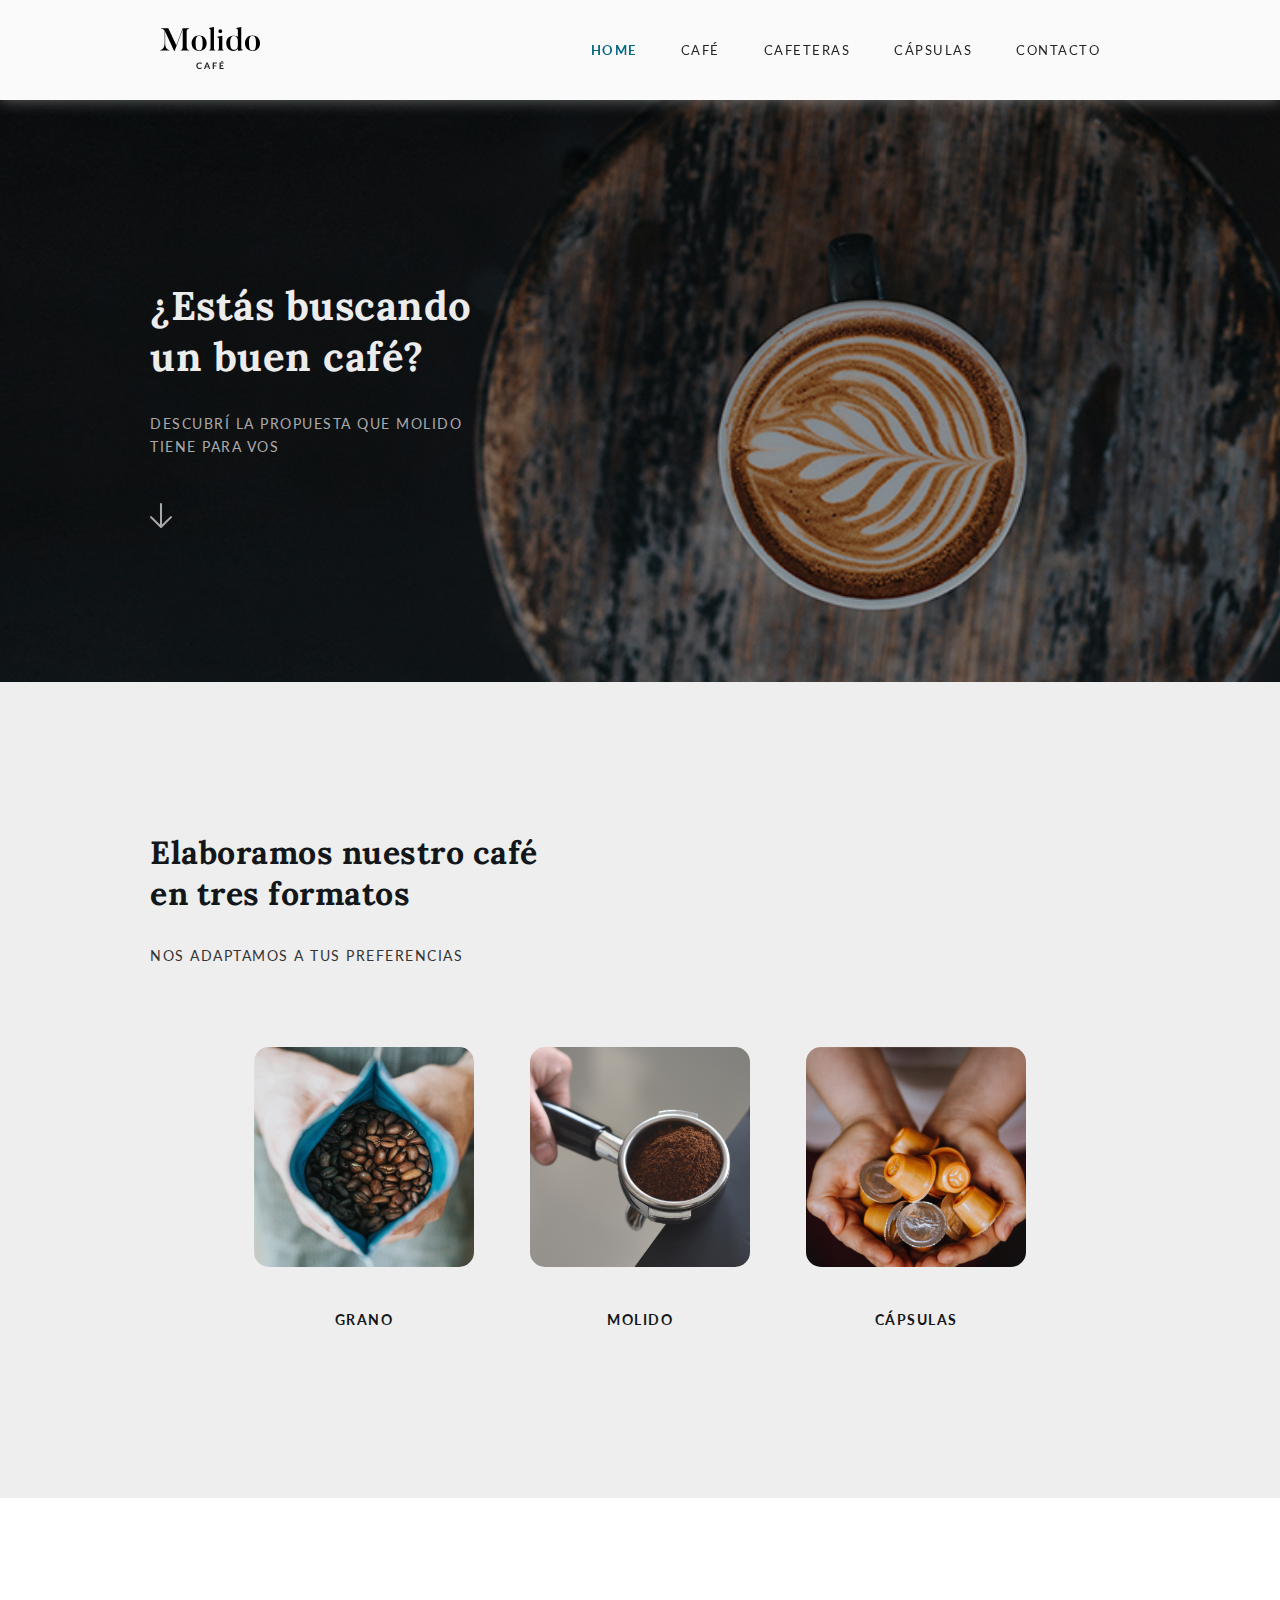
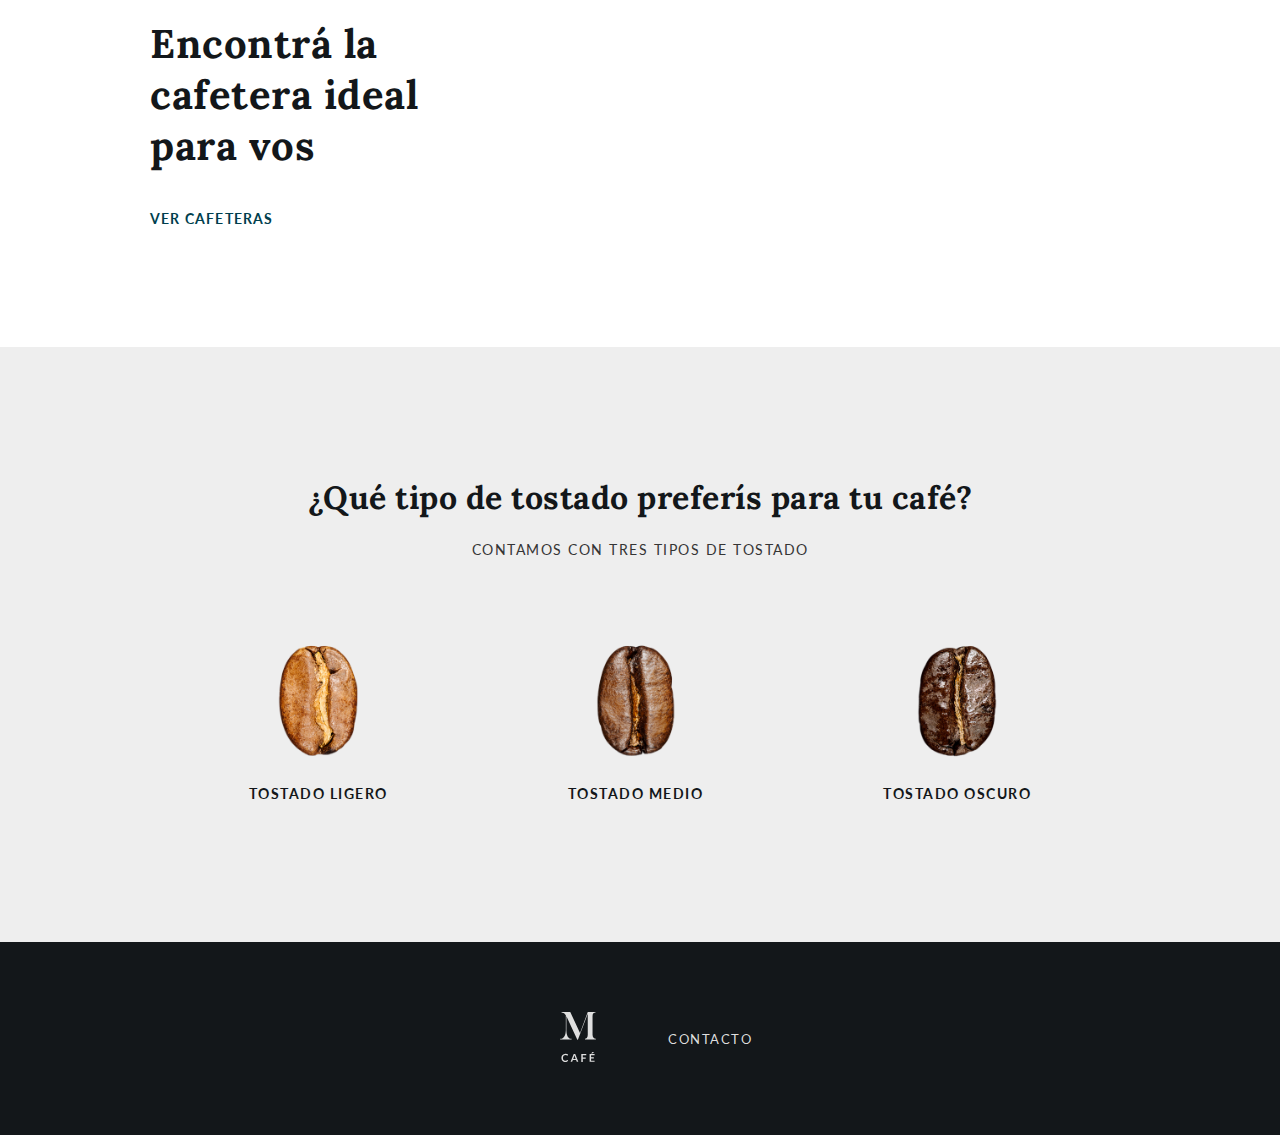
<file: index.html>
<!DOCTYPE html>
<html lang="en">
    
<head>

    <meta charset="UTF-8">
    <meta http-equiv="X-UA-Compatible" content="IE=edge">
    <meta name="viewport" content="width=device-width, initial-scale=1.0">
    <title> Molido Café - Reberendo </title>

    <link rel="preconnect" href="https://fonts.googleapis.com">
    <link rel="preconnect" href="https://fonts.gstatic.com" crossorigin>
    <link href="https://fonts.googleapis.com/css2?family=Lato:ital,wght@0,100;0,300;0,400;0,700;0,900;1,100;1,300;1,400;1,700;1,900&display=swap" rel="stylesheet">
    <link href="https://fonts.googleapis.com/css2?family=Lora:ital,wght@0,400;0,500;0,600;0,700;1,400;1,500;1,600;1,700&display=swap" rel="stylesheet">
    
    <link rel="stylesheet" href="https://use.fontawesome.com/releases/v5.8.1/css/all.css" integrity="sha384-50oBUHEmvpQ+1lW4y57PTFmhCaXp0ML5d60M1M7uH2+nqUivzIebhndOJK28anvf" crossorigin="anonymous">

    <link rel="stylesheet" href="./CSS/estilo.css">

</head>


<body>

    <header>

        <!-- Menú de navegación -->
        <nav>
            <div>
                <a href="index.html"> <img class="logo" src="./Imágenes/logo.svg"> </a>
            </div>

            <input type="checkbox" id="check">
            <label for="check" class="bar-btn">
                <i class="fas fa-bars"></i>
            </label>

            <ul class="nav-menu"> 
                <li> <a class="active" href="index.html"> HOME </a> </li>
                <li> <a href="Páginas/cafe.html"> CAFÉ </a> </li>
                <li> <a href="Páginas/cafeteras.html"> CAFETERAS </a> </li>
                <li> <a href="Páginas/capsulas.html"> CÁPSULAS </a> </li>
                <li> <a href="Páginas/contacto.html"> CONTACTO </a> </li>
            </ul>
        </nav>

    </header>


    <main>

        <!-- Sección 1 -->
        <section class="section_1"> <!-- TÍTULO -->
            <h1> ¿Estás buscando<br> un buen café? </h1>
            <p> Descubrí la propuesta que molido<br> tiene para vos </p>
            <a href="#bajar"><img src="Imágenes/flecha inicio gris.svg" height="25px"></a>
        </section>


        <!-- Sección 2 -->
        <section id=bajar class="section_2"> <!-- CAFÉS -->
            <h2> Elaboramos nuestro café<br> en tres formatos </h2>
            <p> Nos adaptamos a tus preferencias </p>

            <div class="formatos">
                <div>
                    <img class="tamaño" src="Imágenes/cafe en grano inicio.jpg">
                    <h4> GRANO </h4>
                </div>

                <div>
                    <img class="tamaño" src="Imágenes/cafe molido inicio.jpg">
                    <h4> MOLIDO </h4>
                </div>

                <div>
                    <img class="tamaño" src="Imágenes/cafe en cápsula inicio.jpg">
                    <h4> CÁPSULAS </h4>
                </div>
            </div> 
        </section>


        <!-- Sección 3 -->
        <section class="section_3"> <!-- CAFETERA -->
            <h2> Encontrá la cafetera ideal para vos </h2>
            <a href="Páginas/cafeteras.html"> VER CAFETERAS </a>
        </section>


        <!-- Sección 4 -->
        <section class="section_4"> <!-- TOSTADO DE CAFÉ -->
            
            <h2> ¿Qué tipo de tostado preferís para tu café? </h2>
            <p> Contamos con tres tipos de tostado </p>

            <div class="tostado">
                <div>
                    <img src="Imágenes/tostado ligero.png" height="120px">
                    <h4> TOSTADO LIGERO </h4>
                </div>

                <div>
                    <img src="Imágenes/tostado medio.png" height="120px">
                    <h4> TOSTADO MEDIO </h4>
                </div>

                <div>
                    <img src="Imágenes/tostado oscuro.png" height="120px">
                    <h4> TOSTADO OSCURO </h4>
                </div>
            </div> 
        </section>

    </main>


    <footer>
        <a href="index.html"> <img src="./Imágenes/logo 2 - claro.svg" width="100px" height="50px"> </a>
        <a href="Páginas/contacto.html"> CONTACTO </a>
    </footer>

</body>



</html>
</file>
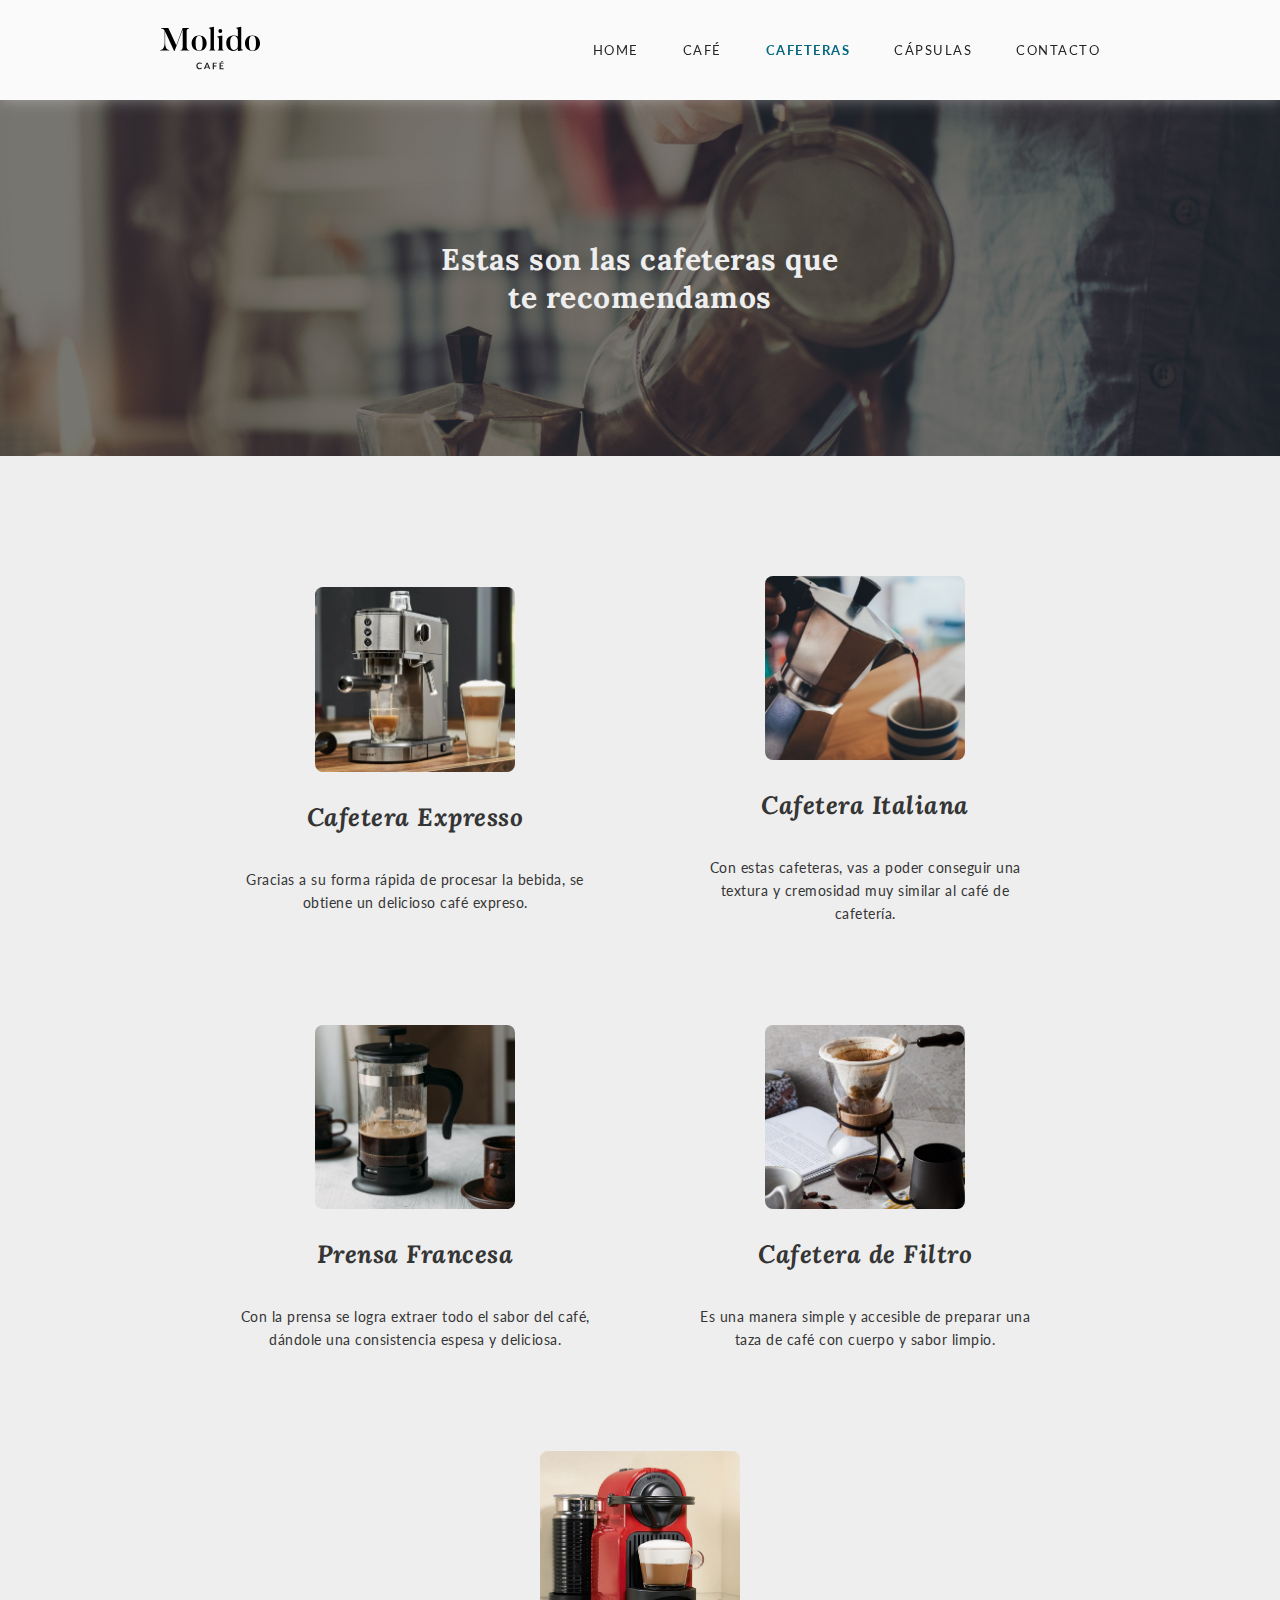
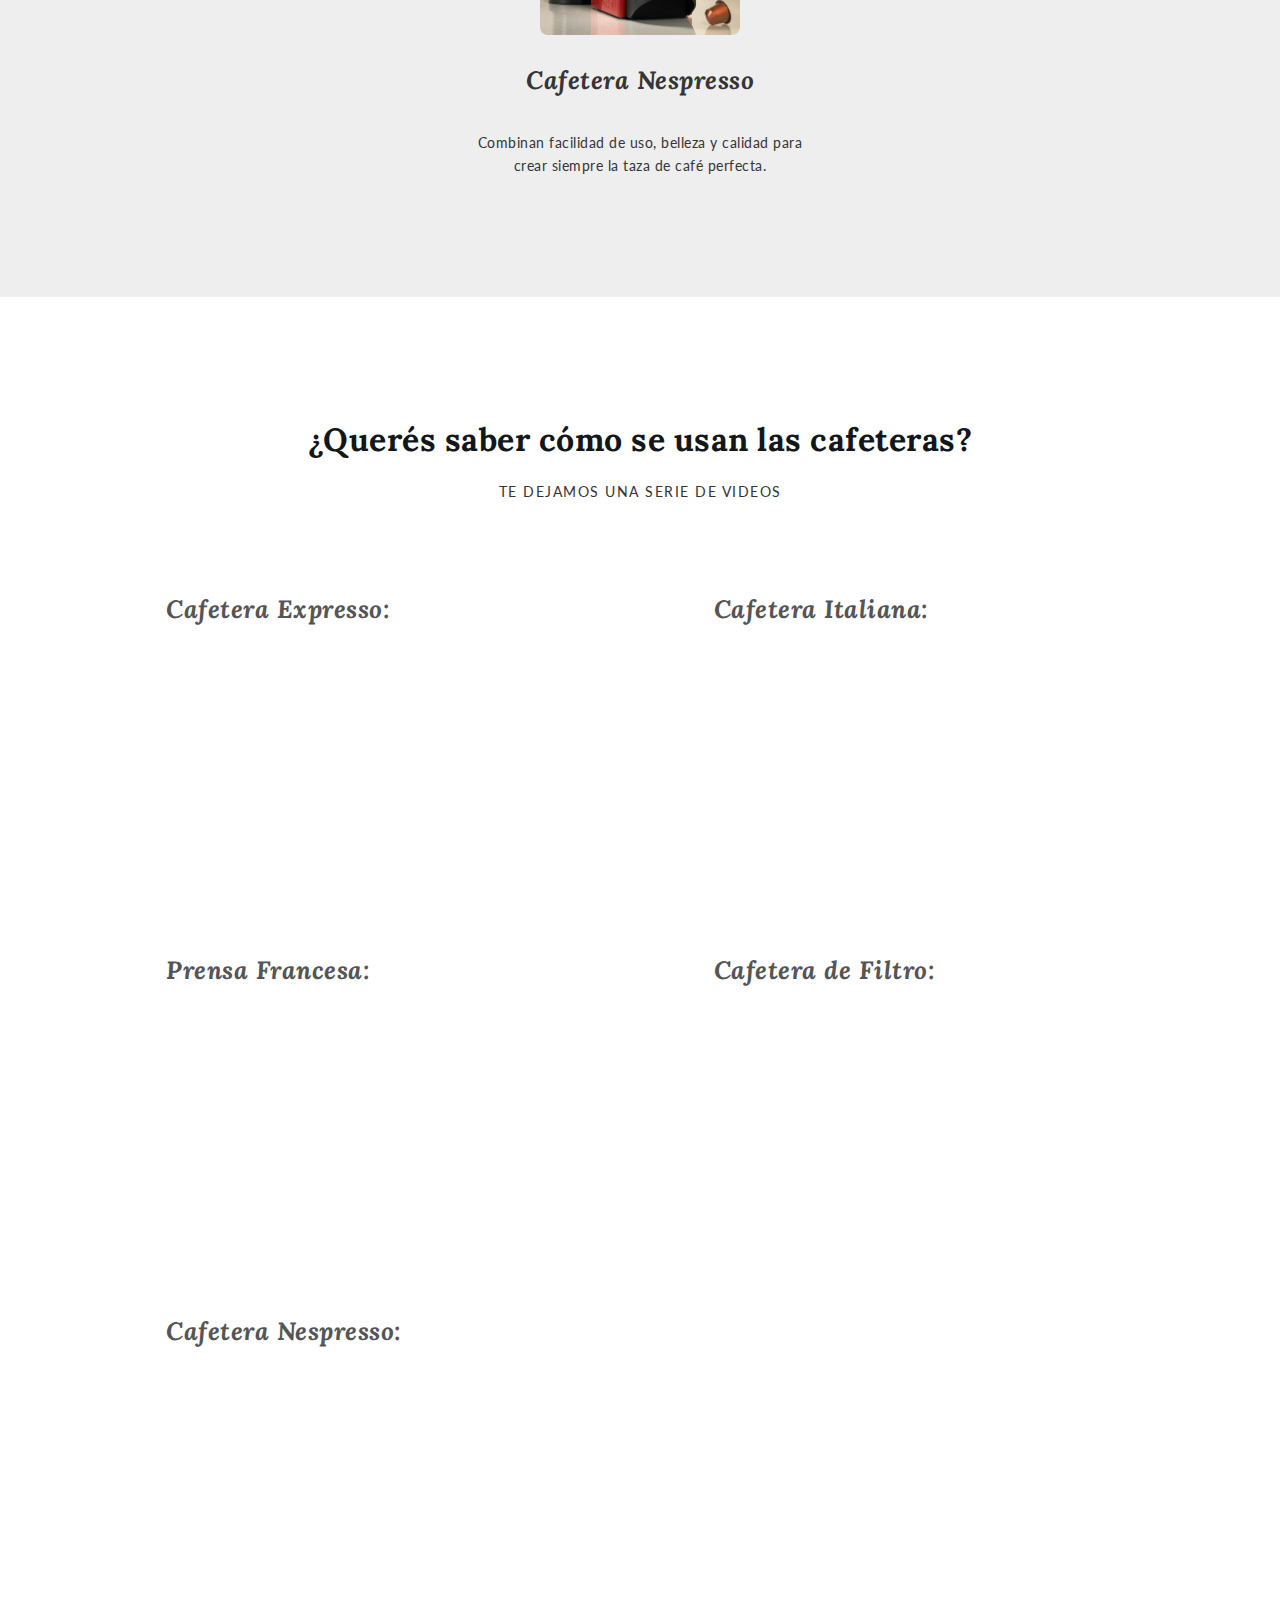
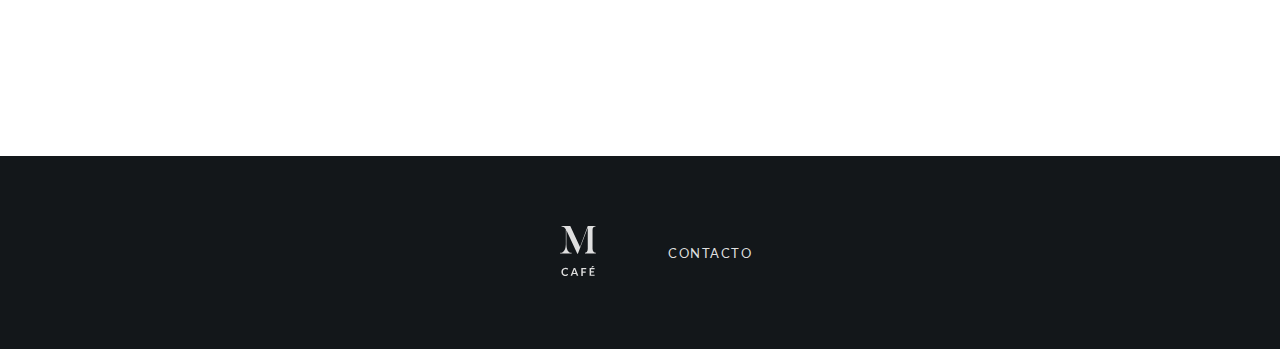
<file: Páginas/cafeteras.html>
<!DOCTYPE html>
<html lang="en">
    
<head>

    <meta charset="UTF-8">
    <meta http-equiv="X-UA-Compatible" content="IE=edge">
    <meta name="viewport" content="width=device-width, initial-scale=1.0">
    <title> Molido Café - Reberendo </title>

    <link rel="preconnect" href="https://fonts.googleapis.com">
    <link rel="preconnect" href="https://fonts.gstatic.com" crossorigin>
    <link href="https://fonts.googleapis.com/css2?family=Lato:ital,wght@0,100;0,300;0,400;0,700;0,900;1,100;1,300;1,400;1,700;1,900&display=swap" rel="stylesheet">
    <link href="https://fonts.googleapis.com/css2?family=Lora:ital,wght@0,400;0,500;0,600;0,700;1,400;1,500;1,600;1,700&display=swap" rel="stylesheet">
    
    <link rel="stylesheet" href="https://use.fontawesome.com/releases/v5.8.1/css/all.css" integrity="sha384-50oBUHEmvpQ+1lW4y57PTFmhCaXp0ML5d60M1M7uH2+nqUivzIebhndOJK28anvf" crossorigin="anonymous">

    <link rel="stylesheet" href="../CSS/estilo.css">

</head>


<body>

    <header>

        <!-- Menú de navegación -->
        <nav>
            <div>
                <a href="../index.html"> <img class="logo" src="../Imágenes/logo.svg" alt="Logo del sitio" width="100px" height="50px"> </a>
            </div>

            <input type="checkbox" id="check">
            <label for="check" class="bar-btn">
                <i class="fas fa-bars"></i>
            </label>

            <ul class="nav-menu"> 
                <li> <a href="../index.html"> HOME </a> </li>
                <li> <a href="cafe.html"> CAFÉ </a> </li>
                <li> <a class="active" href="cafeteras.html"> CAFETERAS </a> </li>
                <li> <a href="capsulas.html"> CÁPSULAS </a> </li>
                <li> <a href="contacto.html"> CONTACTO </a> </li>
            </ul>
        </nav>

    </header>


    <main>

        <!-- Sección cafeteras -->

        <section class="section_cafeteras"> <!-- TÍTULO -->
            <h1 class="titulo_cafeteras"> Estas son las cafeteras que <br> te recomendamos </h1>
        </section>
        
        <!-- Sección fotos cafeteras -->

        <section class="fotos_cafeteras">
            <div class="fotos_flex"> 

                <div> <!-- CAFETERA 1 -->
                    <img src="../Imágenes/sección cafeteras - 1.jpg" alt="Cafetera que hace café expresso" width="200px">
                    <h3> Cafetera Expresso </h3>
                    <p>Gracias a su forma rápida de procesar la bebida, se obtiene un delicioso café expreso.</p>
                </div>

                <div> <!-- CAFETERA 2 -->
                    <img src="../Imágenes/sección cafeteras - 2.jpg" alt="Cafetera estilo italiana sirviendo café" width="200px">
                    <h3> Cafetera Italiana </h3>
                    <p> Con estas cafeteras, vas a poder conseguir una textura y cremosidad muy similar al café de cafetería.</p>
                </div>      
                                        
                <div> <!-- CAFETERA 3 -->
                    <img src="../Imágenes/sección cafeteras - 3.jpg" alt="Prensa francesa" width="200px">
                    <h3> Prensa Francesa </h3>
                    <p>Con la prensa se logra extraer todo el sabor del café, dándole una consistencia espesa y deliciosa.</p>
                </div>

                <div> <!-- CAFETERA 4 -->
                    <img src="../Imágenes/sección cafeteras - 4.jpg" alt="Cafetera de filtro dejando reposar el café" width="200px">
                    <h3> Cafetera de Filtro </h3>
                    <p>Es una manera simple y accesible de preparar una taza de café con cuerpo y sabor limpio.</p>
                </div>

                <div> <!-- CAFETERA 5 -->
                    <img src="../Imágenes/sección cafeteras - 5.jpg" alt="Cafetera Nespresso" width="200px">
                    <h3> Cafetera Nespresso </h3>
                    <p>Combinan facilidad de uso, belleza y calidad para crear siempre la taza de café perfecta.</p>
                </div>

            </div>
        </section>


        <!-- Sección videos cafeteras -->

        <section class="section_videos"> <!-- TÍTULO -->
            <h2> ¿Querés saber cómo se usan las cafeteras? </h2>
            <p> Te dejamos una serie de videos </p>

            <div class="videos">

                <div class="videos-1">
                    <h3> Cafetera Expresso: </h3>
                    <iframe width="400" height="225" src="https://www.youtube.com/embed/fOaqwH5U6ro?controls=0" title="YouTube video player" frameborder="0" allow="accelerometer; autoplay; clipboard-write; encrypted-media; gyroscope; picture-in-picture" allowfullscreen></iframe>
                </div>
    
    
                <div class="videos-2">
                    <h3> Cafetera Italiana: </h3>
                    <iframe width="400" height="225" src="https://www.youtube.com/embed/lmLzuIdZnQU?controls=0" title="YouTube video player" frameborder="0" allow="accelerometer; autoplay; clipboard-write; encrypted-media; gyroscope; picture-in-picture" allowfullscreen></iframe>
                    
                </div>
    
    
                <div class="videos-3">
                    <h3> Prensa Francesa: </h3>
                    <iframe width="400" height="225" src="https://www.youtube.com/embed/J82LB4RGOuA?controls=0" title="YouTube video player" frameborder="0" allow="accelerometer; autoplay; clipboard-write; encrypted-media; gyroscope; picture-in-picture" allowfullscreen></iframe>
                </div>
    
    
                <div class="videos-4">
                    <h3> Cafetera de Filtro: </h3>
                    <iframe width="400" height="225" src="https://www.youtube.com/embed/rJrJuylO_xw?controls=0" title="YouTube video player" frameborder="0" allow="accelerometer; autoplay; clipboard-write; encrypted-media; gyroscope; picture-in-picture" allowfullscreen></iframe>
                </div>
    
    
                <div class="videos-5">
                    <h3> Cafetera Nespresso: </h3>
                    <iframe width="400" height="225" src="https://www.youtube.com/embed/LVWyYKe8ONU?controls=0" title="YouTube video player" frameborder="0" allow="accelerometer; autoplay; clipboard-write; encrypted-media; gyroscope; picture-in-picture" allowfullscreen></iframe>
                </div>
    
    
            </div>
           
        </section>

        



    </main>


    <footer>
        <a href="../index.html"> <img src="../Imágenes/logo 2 - claro.svg" alt="Logo del sitio" width="100px" height="50px"> </a>
        <a href="contacto.html"> CONTACTO </a>
    </footer>

</body>



</html>
</file>
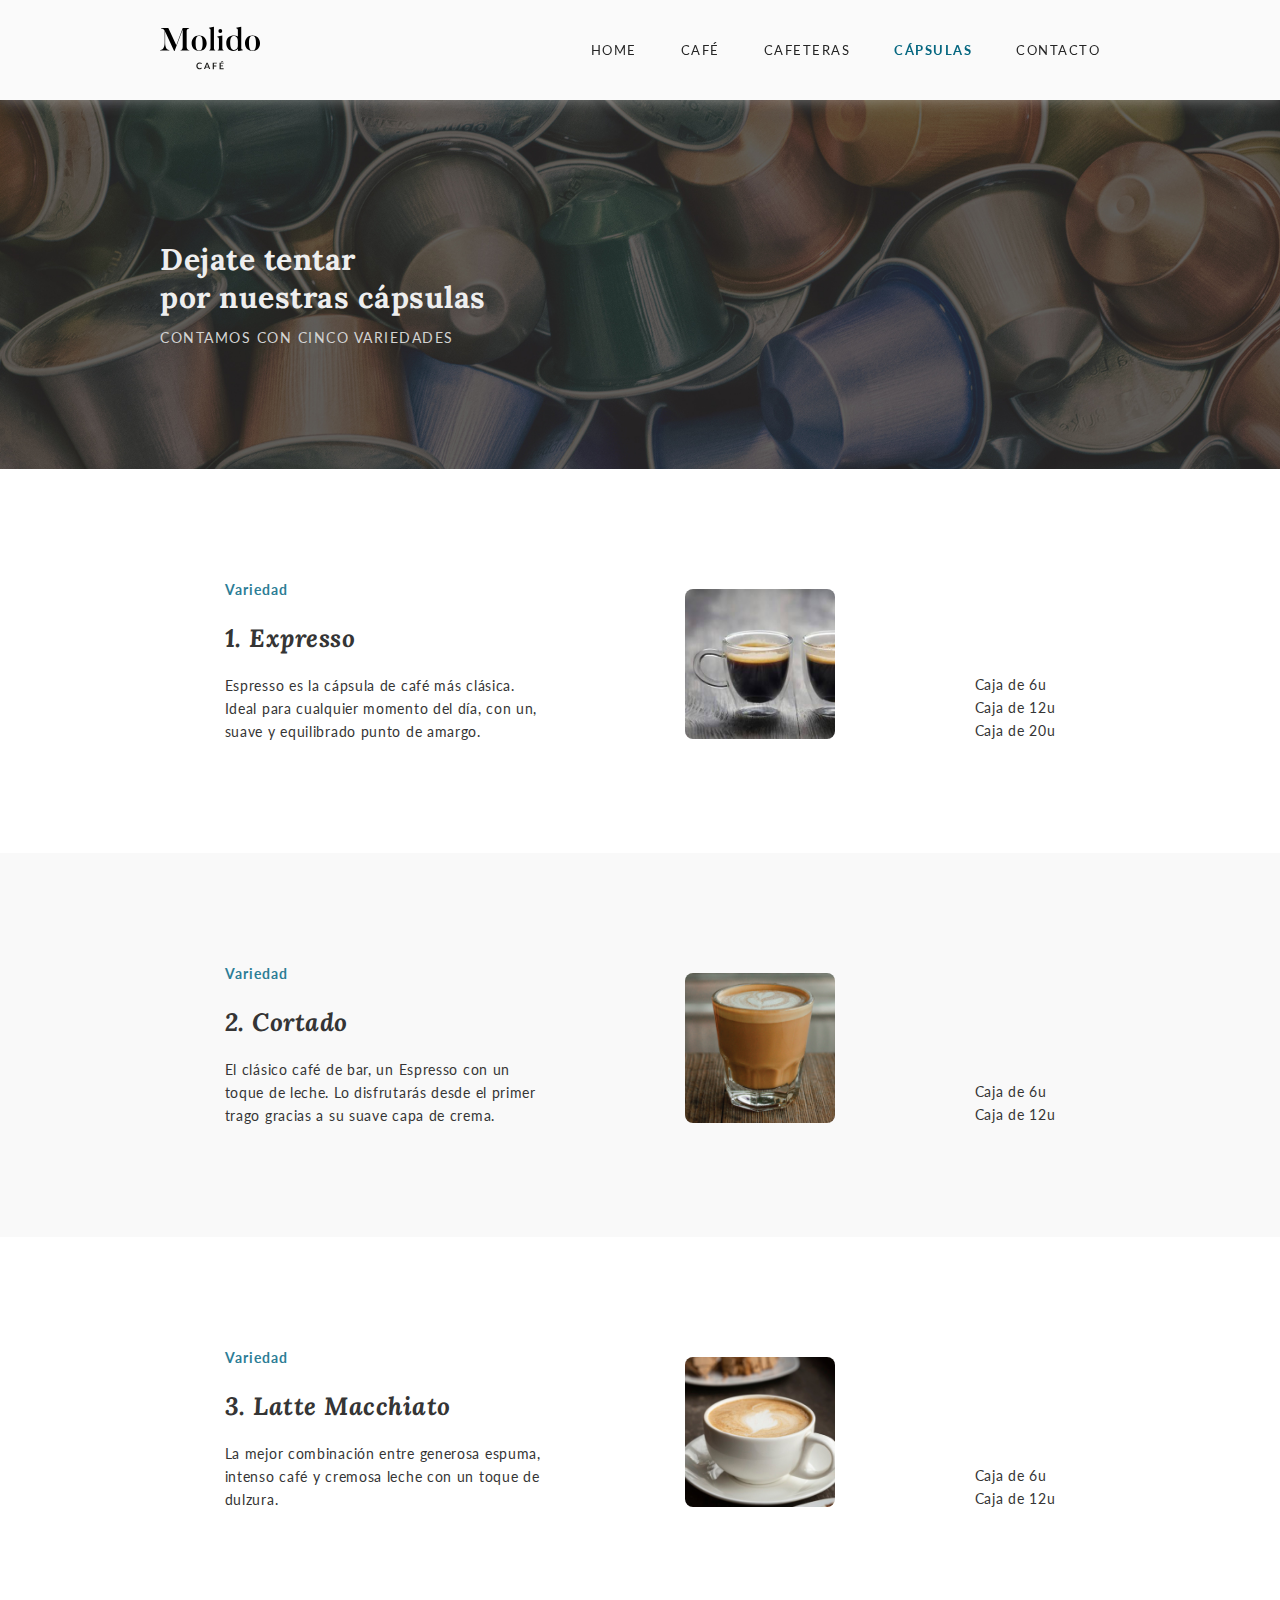
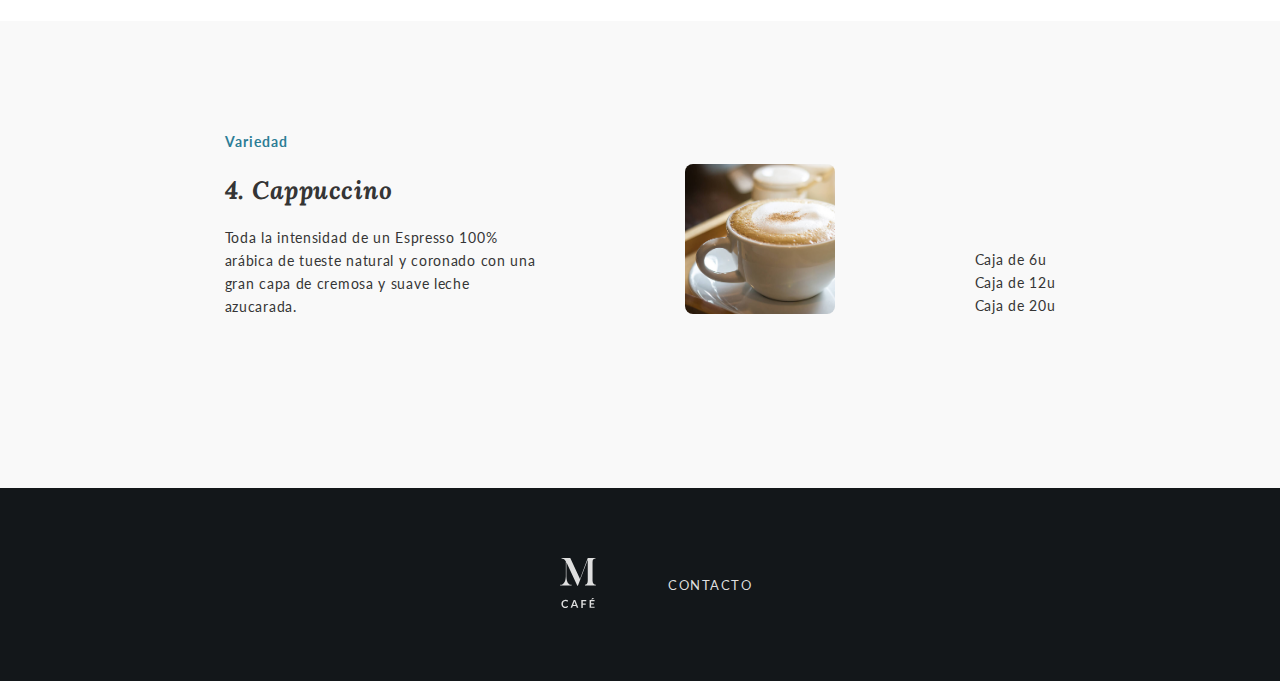
<file: Páginas/capsulas.html>
<!DOCTYPE html>
<html lang="en">
    
<head>

    <meta charset="UTF-8">
    <meta http-equiv="X-UA-Compatible" content="IE=edge">
    <meta name="viewport" content="width=device-width, initial-scale=1.0">
    <title> Molido Café - Reberendo </title>

    <link rel="preconnect" href="https://fonts.googleapis.com">
    <link rel="preconnect" href="https://fonts.gstatic.com" crossorigin>
    <link href="https://fonts.googleapis.com/css2?family=Lato:ital,wght@0,100;0,300;0,400;0,700;0,900;1,100;1,300;1,400;1,700;1,900&display=swap" rel="stylesheet">
    <link href="https://fonts.googleapis.com/css2?family=Lora:ital,wght@0,400;0,500;0,600;0,700;1,400;1,500;1,600;1,700&display=swap" rel="stylesheet">
    
    <link rel="stylesheet" href="https://use.fontawesome.com/releases/v5.8.1/css/all.css" integrity="sha384-50oBUHEmvpQ+1lW4y57PTFmhCaXp0ML5d60M1M7uH2+nqUivzIebhndOJK28anvf" crossorigin="anonymous">

    <link rel="stylesheet" href="../CSS/estilo.css">

</head>


<body>

    <header>

        <!-- Menú de navegación -->
        <nav>
            <div>
                <a href="../index.html"> <img class="logo" src="../Imágenes/logo.svg" alt="Logo del sitio" width="100px" height="50px"> </a>
            </div>

            <input type="checkbox" id="check">
            <label for="check" class="bar-btn">
                <i class="fas fa-bars"></i>
            </label>

            <ul class="nav-menu"> 
                <li> <a href="../index.html"> HOME </a> </li>
                <li> <a href="Páginas/cafe.html"> CAFÉ </a> </li>
                <li> <a href="cafeteras.html"> CAFETERAS </a> </li>
                <li> <a class="active" href="capsulas.html"> CÁPSULAS </a> </li>
                <li> <a href="contacto.html"> CONTACTO </a> </li>
            </ul>
        </nav>

    </header>


    <main>

        <!-- Sección capsulas -->

        <section class="section_capsulas"> <!-- TÍTULO  -->
            <h1 class="titulo_capsulas"> Dejate tentar <br> por nuestras cápsulas </h1>
            <p>CONTAMOS CON CINCO VARIEDADES</p>
        </section>

        
       <!-- flex capsulas -->

        <section class="section_flex_1">
    
            <div class="capsula_1">
                <div>
                    <p class="subtitulo"> Variedad</p>
                    <h3>1. Expresso</h3>
                    <p>Espresso es la cápsula de café más clásica. Ideal para cualquier momento del día, con un, suave y equilibrado punto de amargo.</p>
                </div>

                <div>
                    <img src="../Imágenes/capsulas-expre.jpg" alt="Café expresso">
                </div>

                <div>
                    
                    <ul>
                        <li> Caja de 6u </li>
                        <li> Caja de 12u</li>
                        <li> Caja de 20u </li>
                    </ul>
                </div>
            </div>

        </section>


        <section class="section_flex_1">
            <div class="capsula_2">
                <div>
                    <p class="subtitulo"> Variedad</p>
                    <h3>2. Cortado</h3>
                    <p>El clásico café de bar, un Espresso con un toque de leche. Lo disfrutarás desde el primer trago gracias a su suave capa de crema.</p>
                </div>

                <div>
                    <img src="../Imágenes/capsulas-cortado.jpg" alt="café cortado">
                </div>

                <div>
                    
                    <ul>
                        <li> Caja de 6u </li>
                        <li> Caja de 12u</li>
                    </ul>
               </div>
            </div>
        </section>

        <section class="section_flex_1">

            <div class="capsula_3">
                <div>
                    <p class="subtitulo"> Variedad</p>
                    <h3>3. Latte Macchiato</h3>
                    <p>La mejor combinación entre generosa espuma, intenso café y cremosa leche con un toque de dulzura. </p>
                </div>

                <div>
                    <img src="../Imágenes/capsulas-latte.jpg" alt="Café latte">
                </div>

                <div>
                    
                    <ul>
                        <li> Caja de 6u </li>
                        <li> Caja de 12u</li>
                    </ul>
               </div>
            </div>

        </section>

        <section class="section_flex_1">
            <div class="capsula_4">
                <div>
                    <p class="subtitulo"> Variedad</p>
                    <h3>4. Cappuccino</h3>
                    <p>Toda la intensidad de un Espresso 100% arábica de tueste natural y coronado con una gran capa de cremosa y suave leche azucarada.</p>
                </div>

                <div>
                    <img src="../Imágenes/capsulas-capu.jpg" alt="Café cappuccino">
                </div>

                <div>
                    
                    <ul>
                        <li> Caja de 6u </li>
                        <li> Caja de 12u</li>
                        <li> Caja de 20u </li>
                    </ul>
               </div>
            </div>
        </section>



    </main>


    <footer>
        <a href="../index.html"> <img src="../Imágenes/logo 2 - claro.svg" alt="Logo del sitio" width="100px" height="50px"> </a>
        <a href="contacto.html"> CONTACTO </a>
    </footer>

</body>



</html>
</file>
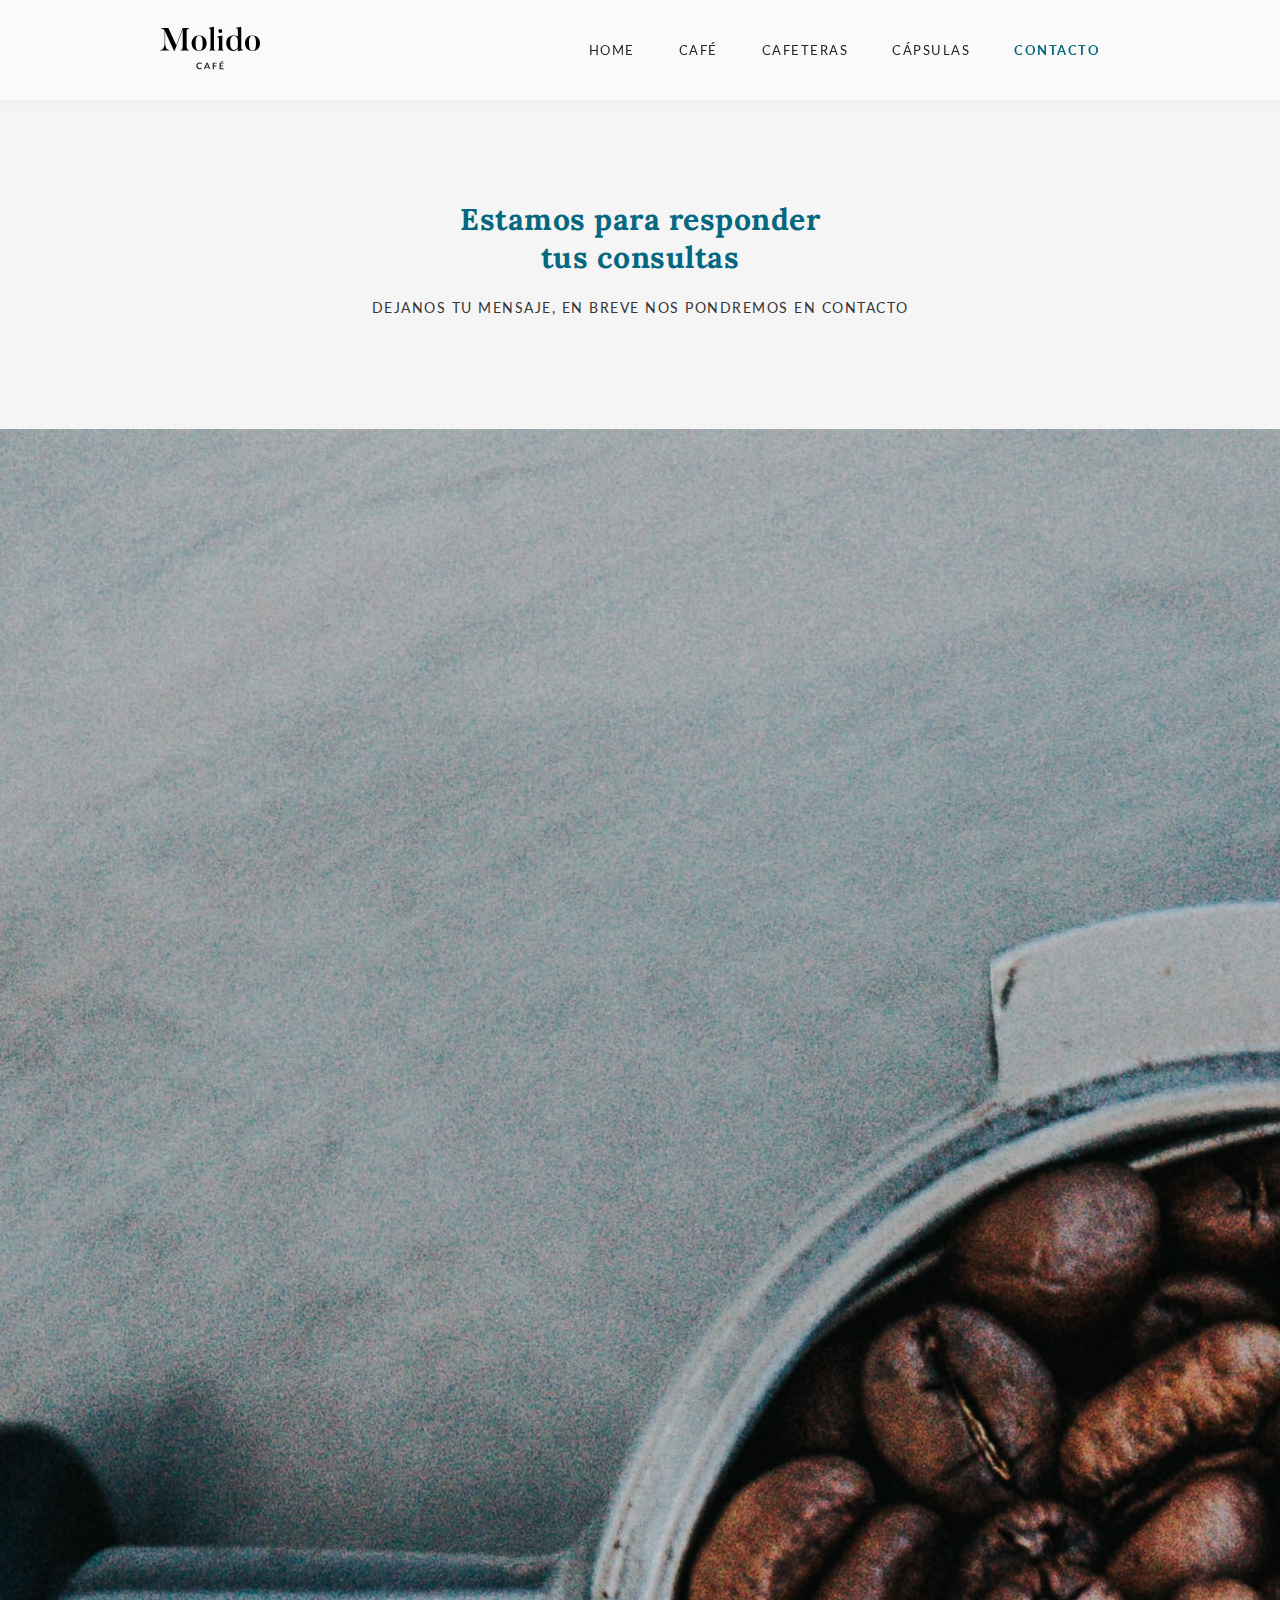
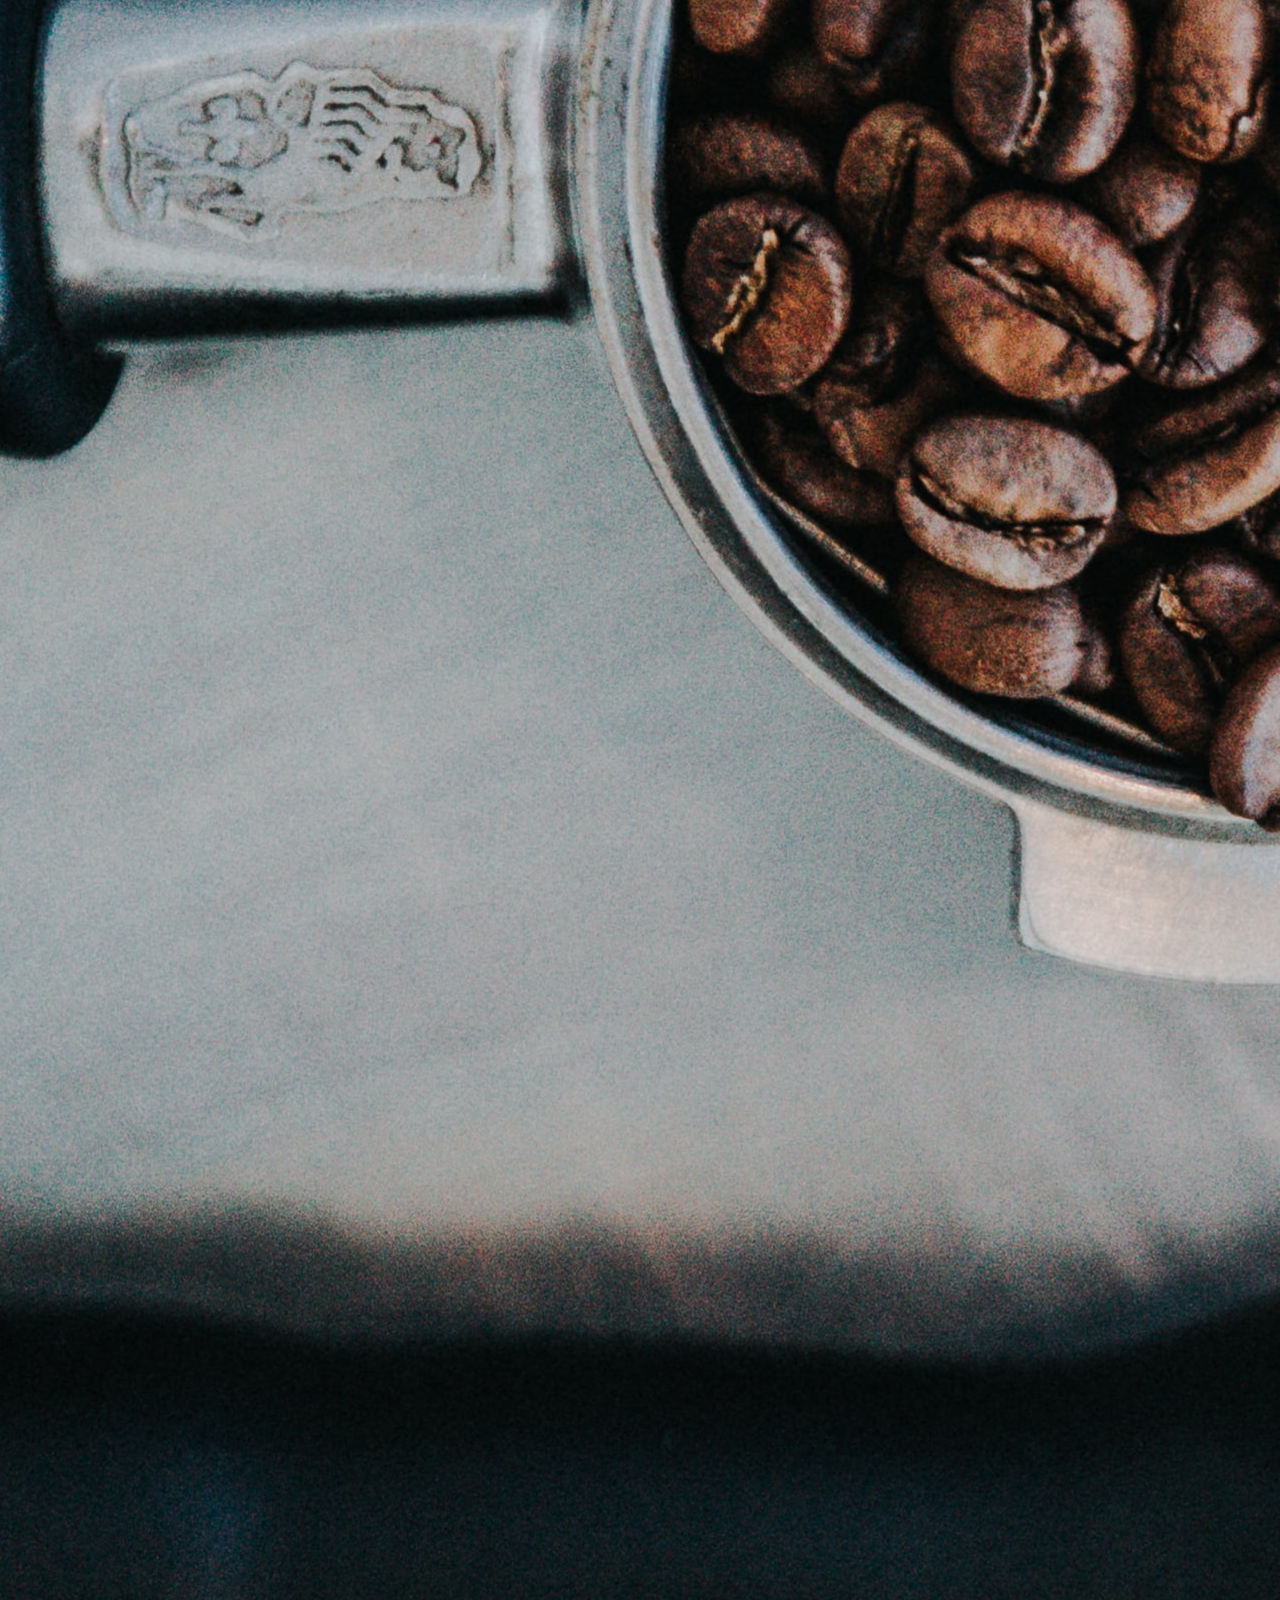
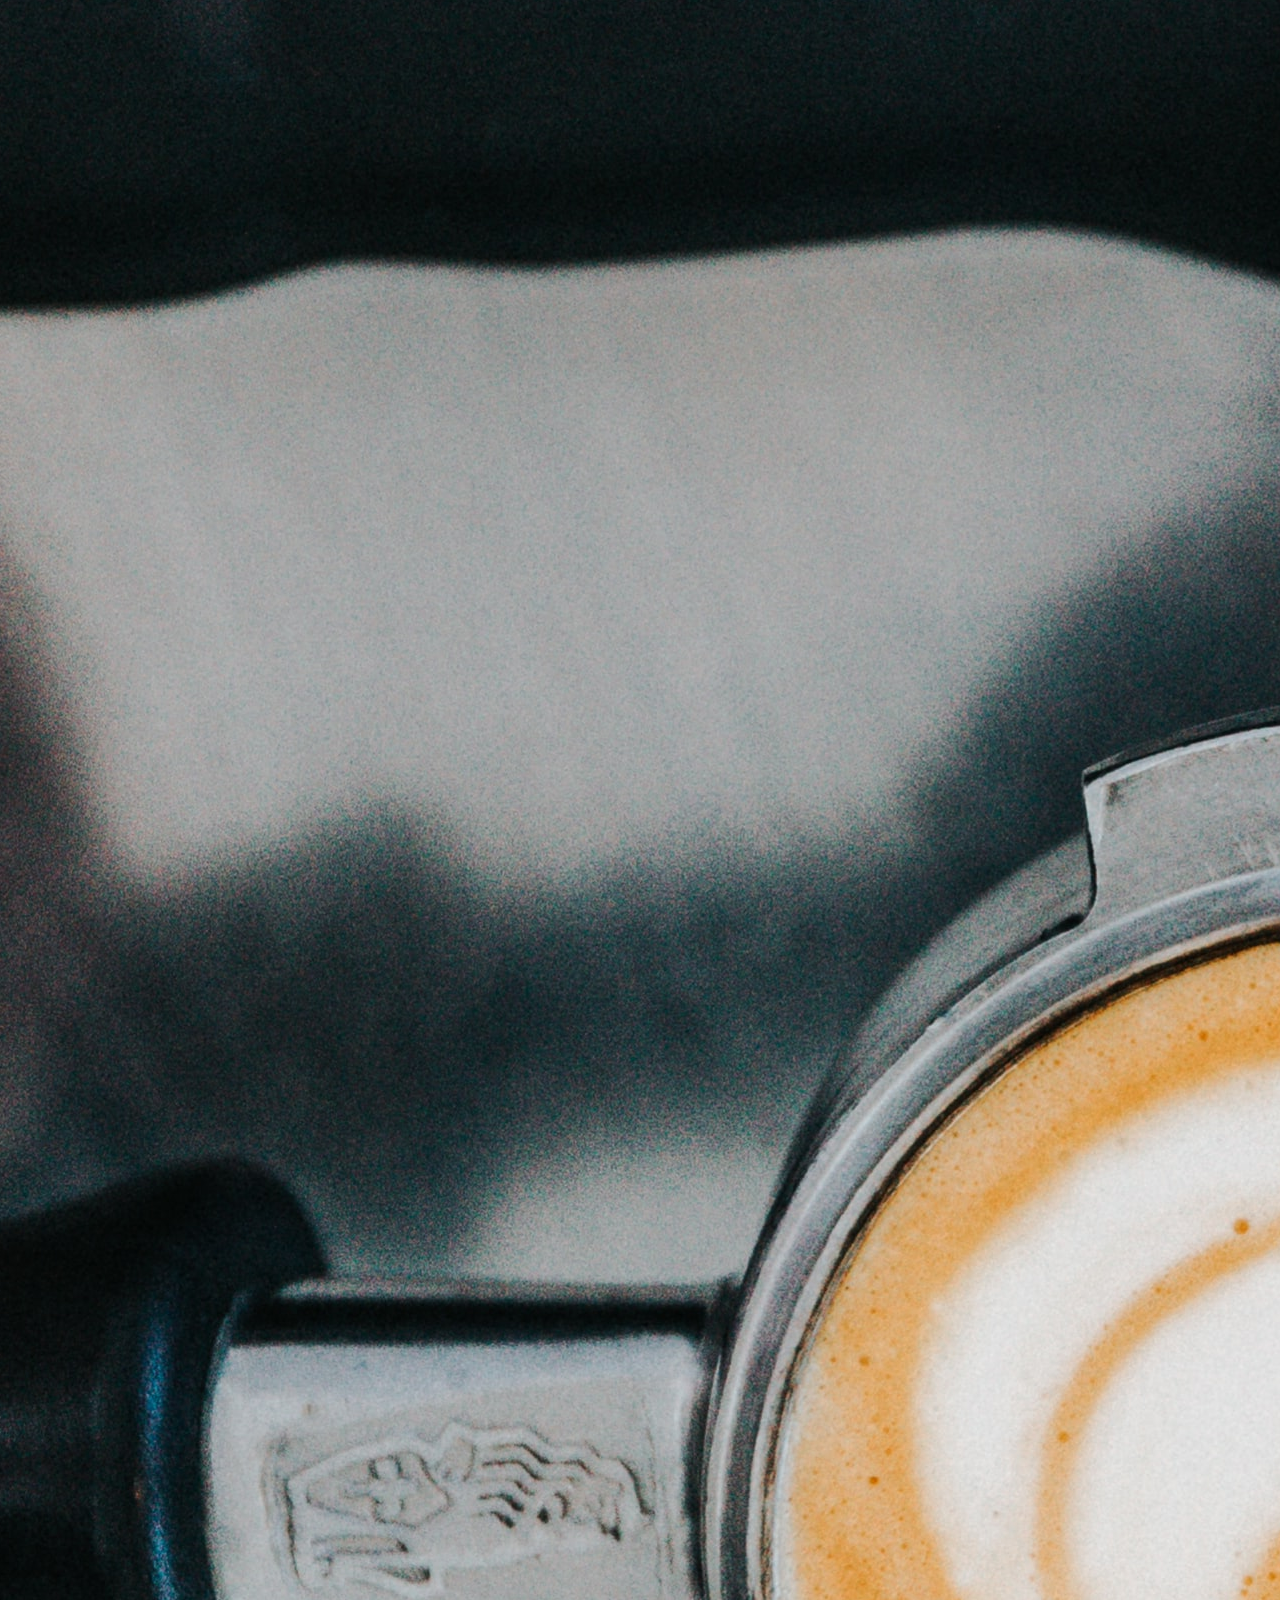
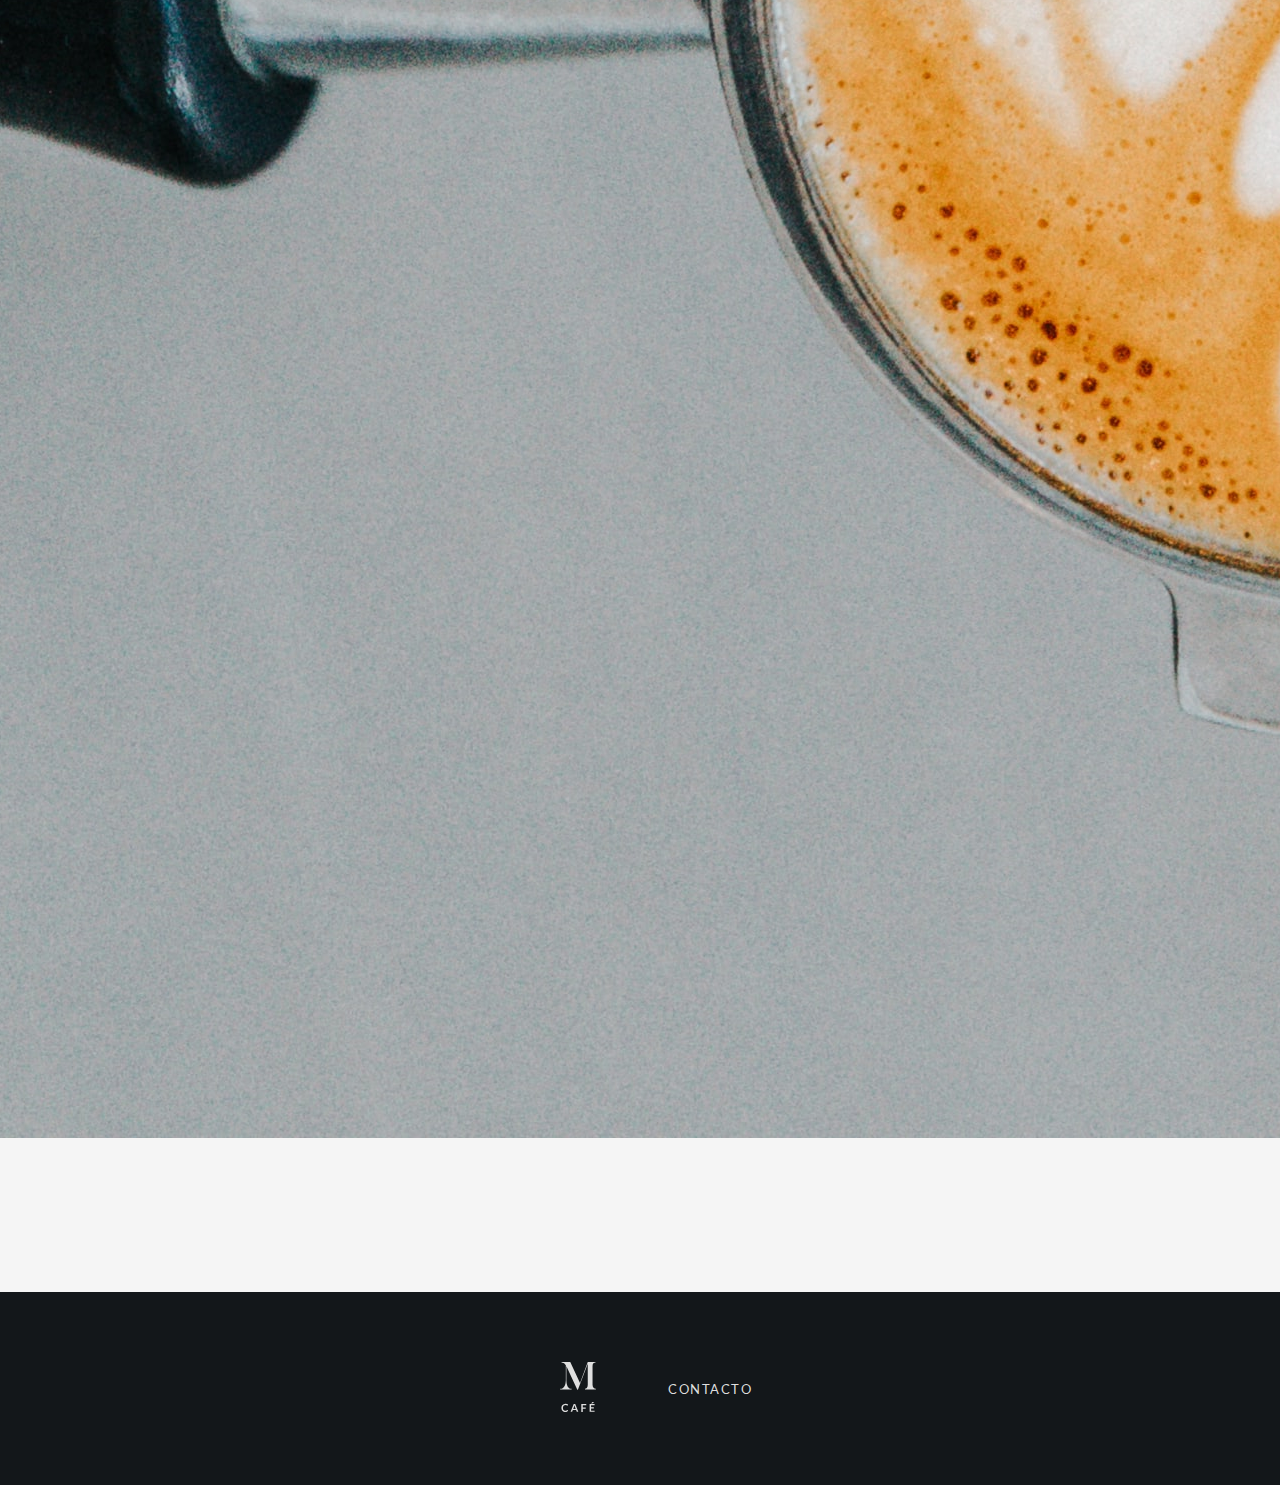
<file: Páginas/contacto.html>
<!DOCTYPE html>
<html lang="en">
    
<head>

    <meta charset="UTF-8">
    <meta http-equiv="X-UA-Compatible" content="IE=edge">
    <meta name="viewport" content="width=device-width, initial-scale=1.0">
    <title> Molido Café - Reberendo </title>

    <link rel="preconnect" href="https://fonts.googleapis.com">
    <link rel="preconnect" href="https://fonts.gstatic.com" crossorigin>
    <link href="https://fonts.googleapis.com/css2?family=Lato:ital,wght@0,100;0,300;0,400;0,700;0,900;1,100;1,300;1,400;1,700;1,900&display=swap" rel="stylesheet">
    <link href="https://fonts.googleapis.com/css2?family=Lora:ital,wght@0,400;0,500;0,600;0,700;1,400;1,500;1,600;1,700&display=swap" rel="stylesheet">
    
    <link rel="stylesheet" href="https://use.fontawesome.com/releases/v5.8.1/css/all.css" integrity="sha384-50oBUHEmvpQ+1lW4y57PTFmhCaXp0ML5d60M1M7uH2+nqUivzIebhndOJK28anvf" crossorigin="anonymous">

    <link rel="stylesheet" href="../CSS/estilo.css">

</head>


<body>

    <header>

        <!-- Menú de navegación -->
        <nav>
            <div>
                <a href="index.html"> <img class="logo" src="../Imágenes/logo.svg" width="100px" height="50px"> </a>
            </div>

            <input type="checkbox" id="check">
            <label for="check" class="bar-btn">
                <i class="fas fa-bars"></i>
            </label>

            <ul class="nav-menu"> 
                <li> <a href="../index.html"> HOME </a> </li>
                <li> <a href="cafe.html"> CAFÉ </a> </li>
                <li> <a href="cafeteras.html"> CAFETERAS </a> </li>
                <li> <a href="capsulas.html"> CÁPSULAS </a> </li>
                <li> <a class="active" href="contacto.html"> CONTACTO </a> </li>
            </ul>
        </nav>

    </header>


    <main>

        <!-- Sección CONTACTO -->

       
        <section class="section_contacto"> <!-- TÍTULO  -->
            <h1 class="titulo_contacto"> Estamos para responder <br> tus consultas </h1>
            <p>Dejanos tu mensaje, en breve nos pondremos en contacto</p>
        </section>


        <!-- Sección GRID -->


        <div class="conteiner"> 

            
            <section class="img">
                <img src="../Imágenes/contactos img.jpg" alt="">
            </section>


            <section class="section_form">
                <form> <!-- FORMULARIO DE CONTACTO  --> 

                    <div>

                        <div> 
                            <!-- NOMBRE  --> 
                            <label for="nombre"> Nombre: </label> 
                            <input type="text" id="nombre" placeholder="Escribí tu nombre" required=""> 
                        </div>

                        <div> 
                            <!-- APELLIDO  --> 
                            <label for="apellido"> Apellido: </label>
                            <input type="text" id="apellido" placeholder="Escribí tu apellido" required=""> 
                        </div>

                        <div> 
                            <!-- EMAIL  --> 
                            <label for="email"> Email: </label>
                            <input type="email" id="email" placeholder="ejemplo@email.com" required=""> 
                        </div>

                        <div class="desplegable"> 
                            <!-- DESPLEGABLE  --> 
                            <p> Elegí el motivo de tu consulta: </p>
                            <select name="consulta" id="consulta">
                                <option value="cafeteras"> Cafeteras </option>
                                <option value="cápsulas"> Café en Cápsulas </option>
                                <option value="grano"> Café en Grano </option>
                                <option value="molido"> Café Molido </option>
                            </select>
                        </div>

                        <div> 
                            <!-- MENSAJE  --> 
                            <p>Escribí tu consulta:</p>
                            <textarea name="text" cols="30" rows="10" placeholder="Podes escribir acá" required=""></textarea>
                        </div>  
                            
                        <div class="enviar">
                            <!-- ENVIAR  --> 
                            <input type="submit" value="Enviar"> 
                        </div>

                </div>

                </form>
            </section>

        </div>




    </main>


    <footer>
        <a href="index.html"> <img src="../Imágenes/logo 2 - claro.svg" width="100px" height="50px"> </a>
        <a href="contacto.html"> CONTACTO </a>
    </footer>

</body>



</html>
</file>
<file: CSS/estilo.css>
*{  
    margin: 0;
    padding: 0;
    text-decoration: none;
    list-style: none;
    box-sizing: border-box;
} 


/* Menú responsive, normal y hamburguesa */

header{
    width: 100%;
    background-color: rgb(250, 250, 250);
    box-shadow: 0px 0px 15px rgba(223, 223, 223, 0.452);
    z-index: 1;
    position: fixed;
}

nav{
    height: 100px;
    width: 100%;
    display: flex;
    justify-content: space-between;
    align-items: center;
}

.logo{
    margin-left: 70px;
    width: 100px;
}

.bar-btn{
    font-size: 21px;
    color: #363636;
    margin-right: 70px;
    cursor:pointer;
    padding: 0px;
}

.nav-menu{
    position: fixed;
    width: 100%;
    height: 0vh;
    top: 100px;
    background-color: rgba(250, 250, 250, 0.918);
    text-align: center;
    transition: all .5s;
}

.nav-menu li{
    display: none;
    line-height: 30px;
    margin: 50px 0px;
    transition: all .5s;
}

.nav-menu li a{
    font-family: 'Lato', sans-serif;
    color: #252525;
    font-size: 16px;
    letter-spacing: 1.5px;
}

.nav-menu li a.active, .nav-menu li a:hover{
    color: #066780;
    font-weight: bold;
    transition: .3s;
}

#check{
    display: none;
}

#check:checked ~ .nav-menu {
    height: 100vh;
}

#check:checked ~ .nav-menu li {
    display: block;
}

/* menú responsive */
@media screen and (min-width:930px) {

    .logo{
        margin-left: 70px;
        width: 100px;
    }

    nav{
        height: 100px;
    }

    .bar-btn{
        display: none;
        padding: 0px;
    }

    .nav-menu{
        position: relative;
        height: 100px;
        top: 0;
        background: none;
        transition: none;
        text-align: right;
        margin-right: 50px;
    }

    .nav-menu li {
        display: inline-block;
        line-height: 100px;
        margin: 0px 20px;
        transition: none;
    }

    .nav-menu li a {
        font-family: 'Lato', sans-serif;
        color: #252525;
        font-size: 13px;
        letter-spacing: 1.5px;
    }

}

@media screen and (min-width:1150px) {

    .logo{
        margin-left: 160px;
        width: 100px;
    }

    .nav-menu{
        margin-right: 160px;
    }
}





/* HOME */

h1{
    font-family: 'Lora', serif;  
    color: rgb(236, 236, 236);
    font-size: 40px;
    font-weight:bold;
    letter-spacing: 0.5px;
}


h2{
    font-family: 'Lora', serif;  
    font-size: 32px;
    font-weight:bold;
    letter-spacing: 0.5px;
}


h3{
    font-family: 'Lora', serif;  
    font-size: 25px;
    font-weight:bold;
    font-style: italic;
    letter-spacing: 0.5px;
}


h4 {
    font-family: 'Lato', sans-serif;
    font-size: 14px;
    letter-spacing: 1.5px;
    font-weight:bold;
}


p{
    font-family: 'Lato', sans-serif;
    font-size: 14px;
    letter-spacing: 1.5px;
    font-weight: 400;
    text-transform: uppercase;
    line-height: 23px;
}


/* Sección 1 */
.section_1{
    background-image:url("../Imágenes/img\ section\ 1.jpg");
    background-repeat: no-repeat;
    background-position:center;
    background-size: cover;
    padding: 280px 150px 150px;
}

.section_1 p{
    color: rgb(170, 170, 170);
    padding: 30px 0px 45px;
}


@media screen and (min-width:930px) {
    .section_1{
        background-attachment: fixed; 
    }
}

@media screen and (min-width: 769px) and (max-width:1148px) {
    .section_1 {
       padding: 280px 120px 120px;
    }

    .section_1 h1{
        font-size: 35px;
        line-height: 47px;
    }

    .section_1 p{
        line-height: 25px;
        padding-bottom: 45px;
    }
}

@media screen and (max-width:768px) {
    .section_1{
        background-image: url("../Imágenes/img\ section\ 1\ opacidad.jpg");
        padding: 220px 100px 100px;
        text-align: center;
    }

    .section_1 p{
        color: #dddddd;
    }
}


/* Section 2 */
.section_2{
    background-color:#eeeeee;
    padding: 150px;

    /* FLEX */
    display: flex;
    flex-direction: column;
}

.section_2 h2{
    text-align: left;
    color: #13171a;
}

.section_2 p{
    color: #353535;
    padding: 30px 0px;
}

.formatos{   /* contenedor padre para FLEX */  
    text-align: center;
    display: flex;
    flex-direction: row;
    flex-wrap: wrap;
    justify-content: center;
    align-items: center;
}

.formatos div h4 {
    color: #13171a;
    padding-top: 40px;
}

.formatos div p {
    padding-left: 130px;
}

.tamaño{
    width: 220px;
    height: 220px;
    border-radius: 15px;
}

.formatos div img:hover {
    transform: scale(1.1,1.1);
    transition: .3s;
}

#bajar{
    scroll-behavior: smooth;
}


@media screen and (min-width:1381px) {
    
    .formatos div {
        padding: 70px 60px 20px;
    }
}

@media screen and (min-width:1149px) and (max-width:1380px) {
    
    .formatos div {
        padding: 50px 28px 20px;
    }
}

@media screen and (min-width: 769px) and (max-width:1148px) {
    .section_2 {
       padding: 120px 70px;
    }
    
    .tamaño{
        width: 200px;
        height: 200px;
        border-radius: 15px;
    }

    .formatos div {
        padding: 40px 40px 20px;
    }

    .section_2 h2{
        padding-left: 50px;
    }
    
    .section_2 p{
        padding-left: 50px;
    }
     
}

@media screen and (min-width: 520px) and (max-width:768px) {
    .section_2{
        text-align: center;
        padding: 100px 20px;
    }

    .section_2 h2 {
        text-align: center;
    }

    .section_2 p{
        padding-bottom: 50px;
    }

    .formatos div {
        padding: 30px 30px 20px;
    }

    .tamaño{
        width: 180px;
        height: 180px;
    }
}

@media screen and (max-width:520px) {
    .section_2{
        text-align: center;
        padding: 100px 20px;
    }

    .section_2 h2 {
        text-align: center;
        font-size: 28px;
    }

    .section_2 p{
        padding-bottom: 50px;
    }

    .formatos div {
        padding: 30px;
    }

    .tamaño{
        width: 200px;
        height: 200px;
    }
}



/* Section 3 */
.section_3{
    background-image: url("../Imágenes/fondo\ título\ section\ 3.jpg");
    background-repeat: no-repeat;
    background-position:right ;
    background-size: cover;
    padding: 120px 150px;

    /* FLEX */
    display: flex;
    flex-direction: column;
}

.section_3 h2 {
   color: #13171a;
   width: 350px;
   font-size: 40px;
}

.section_3 a {
    font-family: 'Lato', sans-serif;
    text-decoration: none;
    font-size: 13.5px;
    letter-spacing: 1.2px;
    vertical-align: middle;
    color: #003f4e;
    font-weight: bold;
    padding-top: 40px;
}

.section_3 a:hover {
    color: #066780;
}


@media screen and (min-width:1000px) {
    .section_3{
        background-attachment: fixed; 
    }
}

@media screen and (min-width: 769px) and (max-width:1148px) {
    .section_3 {
       padding: 140px 120px 120px;
       background-image: url("../Imágenes/fondo\ título\ section\ 3\ opacidad.jpg");
    }

    .section_3 h2{
        font-size: 35px;
        line-height: 47px;
    }

    .section_3 a {
        color: #00222c;
    }
    
    .section_3 a:hover {
        color: #26768f;
    }
    
}

@media screen and (max-width:768px) {
    .section_3{
        background-image: url("../Imágenes/fondo\ título\ section\ 3\ opacidad.jpg");
        padding: 250px 100px 70px;
        text-align: center;
    }

    .section_3 h2{
        width: auto;
    }

    .section_3 a {
        color: #00222c;
        font-size: 13.5px;
    }
    
    .section_3 a:hover {
        color: #26768f;
    }
}


/* Section 4 */
.section_4 {
    background-color:#eeeeee;
    padding: 110px 70px 120px 70px;
    display: flex;
    flex-direction: column;
}

.section_4 h2{
    color: #13171a;
    padding: 20px;
    width:auto;
    text-align: center;
}

.section_4 p{
    padding: 0px 20px 20px 20px;
    color: #353535;
    text-align: center;
}

.tostado{ /* contenedor padre para FLEX */  
    text-align: center;
    display: flex;
    flex-direction: row;
    flex-wrap: wrap;
    justify-content: center;
    align-items: center;
}

.tostado div{
    display: inline-block;
    padding: 60px 70px 20px 70px;
}

.tostado div h4 {
    color: #13171a;
    padding: 20px 20px 0px 20px;
}

.tostado div img {
    width: auto;
}






/* CAFE */



/* CAFE - section 1 (TÍTULO) */
.section_cafe {
    background-image:url(../Imágenes/fondo\ sección\ café.jpg);
    background-repeat: no-repeat;
    background-position:center;
    background-size: cover;
    padding: 240px 0px 140px 0px;
    /* FLEX */
    display: flex;
    flex-direction: column;
}

.titulo_cafe{
    color: #eeeeee;
    width:auto;
    text-align: center;
    font-family: 'Lora', serif;  
    font-size: 30px;
    font-weight:bold;
    letter-spacing: 0.5px;
}

.section_cafe p{
    padding: 30px 0px 0px 0px;
    color: #d3d3d3;
    text-align: center;
}



/* CAFE - section 2 (GRANO) */
.grano {
    background-color: #eeeeee;
    text-align: center;

    /* FLEX */
    display: flex;
    justify-content: center;
    align-items: center;
    flex-flow: row nowrap;
}

.grano div {
    display: inline-block;
    width: auto;
    vertical-align: middle;
}

.grano div div {
    text-align: left;
    padding: 70px;
}

.grano div div h3{
    padding-bottom: 10px;
    color: #353535;
}

.grano div div p{
    padding-top: 15px;
    color: #353535;
    text-transform:initial;
    letter-spacing: 0.5px;
    width: 400px;
}


/* CAFE - section 3 (MOLIDO) */
.molido {
    background-color: #ffffff;
    text-align: center;
    
    /* FLEX */
    display: flex;
    justify-content: center;
    align-items: center;
    flex-flow: row nowrap;
}

.molido div {
    display: inline-block;
    width: auto;
    vertical-align: middle;
}

.molido div div {
    text-align: left;
    padding: 70px;
}

.molido div div h3{
    padding-bottom: 10px;
    color: #353535;
}

.molido div div p{
    padding-top: 15px;
    color: #353535;
    text-transform:initial;
    letter-spacing: 0.5px;
    width: 400px;
}


/* CAFE - section 4 (CÁPSULAS) */
.capsulas {
    background-color: #eeeeee;
    text-align: center;
    padding-bottom: 50px;
    
    /* FLEX */
    display: flex;
    justify-content: center;
    align-items: center;
    flex-flow: row nowrap;
}

.capsulas div {
    display: inline-block;
    width: auto;
    vertical-align: middle;
}

.capsulas div div {
    text-align: left;
    padding: 70px;
}

.capsulas div div h3{
    padding-bottom: 10px;
    color: #353535;
}

.capsulas div div p{
    padding-top: 15px;
    color: #353535;
    text-transform:initial;
    letter-spacing: 0.5px;
    width: 400px;
}


@media screen and (min-width:1000px) {
    .section_cafe{
        background-attachment: fixed; 
    }
}

@media screen and (min-width: 1000px) and (max-width:1160px) {
    .grano div div {
        padding: 70px 40px;
    }

    .molido div div {
        padding: 70px 40px;
    }

    .capsulas div div {
        padding: 70px 40px;
    }
    
}


@media screen and (min-width: 768px) and (max-width:1160px) {
    .grano div div {
        padding: 70px 20px;
    }

    .grano div div img {
        width: 250px;
    }

    .molido div div {
        padding: 70px 20px;
    }

    .molido div div img {
        width: 250px;
    }

    .capsulas div div {
        padding: 70px 20px;
    }

    .capsulas div div img {
        width: 250px;
    }
    
}


@media screen and (max-width:767px) {
    .grano div div {
        padding: 0px;
    }

    .grano div div h3 {
        padding-top: 100px;
    }

    .grano div div img {
        padding-bottom: 100px;
        padding-top: 50px;
    }

    .molido div div {
        padding: 0px;
    }

    .p_molido  {
        padding-bottom: 100px;
    }

    .molido div div img {
        padding-bottom: 50px;
        padding-top: 100px;
    }

    .capsulas div div {
        padding: 0px;
    }

    .capsulas div div h3 {
        padding-top: 100px;
    }

    .capsulas div div img {
        padding-bottom: 100px;
        padding-top: 50px;
    }

}






/* Sección cafeteras */


/* CAFETERAS - section 1 (TÍTULO) */
.section_cafeteras {
    background-image:url(../Imágenes/fondo\ sección\ cafeteras.jpg);
    background-repeat: no-repeat;
    background-position:center;
    background-size: cover;
    padding: 240px 0px 140px 0px;
}


.titulo_cafeteras{
    color: #eeeeee;
    width:auto;
    text-align: center;
    font-family: 'Lora', serif;  
    font-size: 30px;
    font-weight:bold;
    letter-spacing: 0.5px;
}




/* CAFETERAS - section 2 (FOTOS) */

.fotos_cafeteras{     
    background-color: #eeeeee;
}

.fotos_flex {
    display: inline-block;
    width: auto;
    padding: 70px 0px;

    /* contenedor padre para FLEX */  
   
    display: flex;
    flex-direction: row;
    flex-wrap: wrap;
    justify-content: center;
    align-items: center;
    text-align: center;
}

.fotos_flex div{
    padding: 50px;
}

.fotos_cafeteras div div h3 {
    color: #353535;
    padding-top: 25px;
}

.fotos_cafeteras div div img {
    border-radius: 8px;
}


.fotos_cafeteras div div img:hover {
    transform: scale(1.1,1.1);
    transition: .3s;
}

.fotos_cafeteras div div p{
    padding-top: 15px;
    color: #353535;
    text-transform:initial;
    letter-spacing: 0.5px;
    width: 350px;
}





/* CAFETERAS - section 3 (VIDEOS) */

.section_videos{     
    background-color: #fff;
    padding: 120px 100px 150px 100px;
}

.section_videos h2{
    text-align: left;
    color: #13171a;
    padding: 2px 0px 20px 0px;
    width: auto;
    text-align: center;}

.section_videos p{
    color: #353535;
    width: auto;
    text-align: center;
    padding-bottom: 20px;
}


.videos div h3{
    color: #555555;
    padding: 70px 0px 30px 0px;
}


@media screen and (min-width:1400px){

    .videos{
        display: grid;
        grid-template-columns: repeat(3, 1fr);
        grid-template-rows: repeat(2, 1fr); 
        grid-template-areas:
        "videos-1 videos-2 videos-3"
        "videos-4 videos-5 0";
        justify-items: center;
        align-items: center;
        grid-column-gap: 15px;
    }

    .videos-1{
        grid-area: videos-1;
    }
    .videos-2{
        grid-area: videos-2;
    }
    .videos-3{
        grid-area: videos-3;
    }
    .videos-4{
        grid-area: videos-4;
    }
    .videos-5{
        grid-area: videos-5;
    }
}

@media screen and (min-width:1100px) and (max-width:1400px){

    .videos{
        display: grid;
        grid-template-columns: repeat(2, 1fr);
        grid-template-rows: repeat(3, 1fr); 
        grid-template-areas:
        "videos-1 videos-2"
        "videos-3 videos-4"
        "videos-5 0";

        justify-items: center;
        align-items: center;
        grid-column-gap: 15px;
    }

    .videos-1{
        grid-area: videos-1;
    }
    .videos-2{
        grid-area: videos-2;
    }
    .videos-3{
        grid-area: videos-3;
    }
    .videos-4{
        grid-area: videos-4;
    }
    .videos-5{
        grid-area: videos-5;
    }

}

@media screen and (max-width:1100px){

    .videos{
        display: grid;
        grid-template-columns: repeat(1, 1fr);
        grid-template-rows: repeat(5, 1fr); 
        grid-template-areas:
        "videos-1" 
        "videos-2"
        "videos-3"
        "videos-4"
        "videos-5";

        justify-items: center;
        align-items: center;
        grid-column-gap: 15px;
    }

    .videos-1{
        grid-area: videos-1;
    }
    .videos-2{
        grid-area: videos-2;
    }
    .videos-3{
        grid-area: videos-3;
    }
    .videos-4{
        grid-area: videos-4;
    }
    .videos-5{
        grid-area: videos-5;
    }
}


@media screen and (max-width:600px){

    .videos{
        display: grid;
        grid-template-columns: repeat(1, 1fr);
        grid-template-rows: repeat(5, 1fr); 
        grid-template-areas:
        "videos-1" 
        "videos-2"
        "videos-3"
        "videos-4"
        "videos-5";

        justify-items: center;
        align-items: center;
        grid-column-gap: 15px;
    }

    .videos-1{
        grid-area: videos-1;
    }
    .videos-2{
        grid-area: videos-2;
    }
    .videos-3{
        grid-area: videos-3;
    }
    .videos-4{
        grid-area: videos-4;
    }
    .videos-5{
        grid-area: videos-5;
    }

    .section_videos{
        padding-left: 10px;
        padding-right: 10px;
    }
}




@media screen and (min-width:1000px) {
    .section_cafeteras{
        background-attachment: fixed; 
    }
}


@media screen and (min-width:880px) and (max-width:1020px){
    .fotos_flex {
        padding: 70px 0px;
    }

    .fotos_flex div {
        padding: 40px 15px;
    }
}









/* CÁPSULAS - section 1 (TÍTULO) */
.section_capsulas {
    background-image:url(../Imágenes/fondo\ sección\ capsulas.jpg);
    background-repeat: no-repeat;
    background-position:center;
    background-size: cover;
    padding: 240px 70px 120px 70px;
}


@media screen and (min-width:1150px) {
    .section_capsulas{
        padding-left: 160px;
    }
}

@media screen and (min-width:1000px) {
    .section_capsulas{
        background-attachment: fixed; 
    }
}

@media screen and (min-width:540px) and (max-width:768px) {
    .section_capsulas{
        padding: 230px 70px 150px 70px;
    }
}

@media screen and (max-width:540px) {
    .section_capsulas{
        width: auto;
        text-align: center;
        padding: 220px 70px 100px;
    }

    .section_capsulas p {
        padding: 10px 0px;
    }
}

.titulo_capsulas {
    color: #eeeeee;
    padding-bottom: 10px;
    font-family: 'Lora', serif;  
    font-size: 30px;
    font-weight:bold;
    letter-spacing: 0.5px;
}

.section_capsulas p {
    color: #d3d3d3;
}

.section_flex_1{
    /* FLEX */
    display: flex;
    flex-direction: column;
}

.capsula_1{   /* contenedor padre para FLEX */  
    text-align: left;
    display: flex;
    flex-direction: row;
    justify-content: center;
    align-items: flex-end;

    padding: 40px 0px;
}
.capsula_1 div {
    padding: 30px;
}

.capsula_2{   /* contenedor padre para FLEX */  
    text-align: left;
    display: flex;
    flex-direction: row;
    justify-content: center;
    align-items: flex-end;

    padding: 40px 0px;
    background-color: #f9f9f9;
}
.capsula_2 div {
    padding: 30px;
}

.capsula_3{   /* contenedor padre para FLEX */  
    text-align: left;
    display: flex;
    flex-direction: row;
    justify-content: center;
    align-items: flex-end;

    padding: 40px 0px;
}
.capsula_3 div {
    padding: 30px;
}


.capsula_4{   /* contenedor padre para FLEX */  
    text-align: left;
    display: flex;
    flex-direction: row;
    justify-content: center;
    align-items: flex-end;

    padding: 40px 0px 100px;
    background-color: #f9f9f9;
}
.capsula_4 div {
    padding: 30px;
}


@media screen and (min-width:1150px) {
    .capsula_1 div {
        padding: 70px;
    }

    .capsula_2 div {
        padding: 70px;
    }

    .capsula_3 div {
        padding: 70px;
    }

    .capsula_4 div {
        padding: 70px;
    }
}



@media screen and (max-width:850px) {
    .capsula_1{
        flex-wrap: wrap;
    }

    .capsula_2{
        flex-wrap: wrap;
    }

    .capsula_3{
        flex-wrap: wrap;
    }

    .capsula_4{
        flex-wrap: wrap;
    }
    
}


div h3{
    padding: 20px 0px;
    color: #353535;
}

div p{
    color: #353535;
    text-transform:initial;
    letter-spacing: 0.7px;
    width: 320px;    
}

div ul li {
    color: #353535;
    text-transform:initial;
    letter-spacing: 0.7px;
    font-family: 'Lato', sans-serif;
    font-size: 13.5px;
    list-style-position: inside;
    line-height: 23px;
}


.section_flex_1 div img {
    width: 150px;
    height: 150px;
    border-radius: 8px;
}

.section_flex_1 div img:hover {
    transform: scale(1.1,1.1);
    transition: .3s;
}


.subtitulo{
    font-family: 'Lato', sans-serif;
    font-size: 13.5px;
    letter-spacing: 1px;
    font-weight:bold;
    color: #2c7d96;
}






/* CONTACTO */


/* CONTACTO - section 1 (TÍTULO) */
.section_contacto{
    background-color:#f5f5f5;
    padding: 200px 0px 110px 0px;
}

.titulo_contacto{
    text-align: center;
    color: #066780;
    font-family: 'Lora', serif;  
    font-size: 30px;
    font-weight:bold;
    letter-spacing: 0.5px;
    width: auto;
}


.section_contacto p{
    padding-top: 20px;
    color: #353535;
    text-align: center;
}



/*  GRID en FOTO Y FORMULARIO */

.conteiner{
    display: grid;
    grid-template-columns: repeat(2, 1fr);
    grid-template-rows: repeat(1, 1fr); 
    grid-template-areas:
    "tres_formatos section_form";
    padding-bottom: 150px;
    background-color: #f5f5f5;
    justify-items: center;
    align-items: center;
    grid-column-gap: 80px;
}



@media screen and (max-width:900px) {
    .conteiner{
        display: grid;
        grid-template-columns: repeat(3, 1fr);
        grid-template-rows: repeat(1, 1fr); 
        grid-template-areas:
        "0 section_form 0";
        padding-bottom: 150px;
        background-color: #f5f5f5;
        justify-items: center;
        align-items: center;
        grid-column-gap: 80px;
    }

    .tres_formatos {
        display:none;
    }
    
}


/* Imagen */
.tres_formatos{
grid-area: tres_formatos;
justify-self:end;
}


.tres_formatos img{
    width: auto;
    height: 600px;
    border-radius: 8px;
}



/* CONTACTO - section 2 (FORMULARIO) */
.section_form{
grid-area: section_form;
justify-self: start;
}




label {
    display:block;
    padding:30px 0px 9px 0px;
    letter-spacing:1px;
    font-family: 'Lato', sans-serif;
    font-size: 14px;
    font-weight: 400;
    text-transform: uppercase;
    color: #353535;
}
 
 

input, textarea {
    width:380px;
    background:#ffffff;
    border: solid 1px #dfdfdf;
    padding:10px;
    margin-top:5px;
    font-family: 'Lato', sans-serif;
    font-size: 14px;
    font-weight: 400;
}
 


textarea {
    height:100px;
}

 


.enviar input {
    width:130px;
    height:35px;
    border:none;
    margin-top:40px;
    background-color: #066780;
    font-family: 'Lato', sans-serif;
    font-size: 13px;
    font-weight: 400;
    color: white;
    text-transform: uppercase;
    border-radius: 50px;
    cursor: pointer;
}


.enviar input:hover{
    background-color: #22798f;
}




.desplegable{
    padding:30px 0px; 
}

.desplegable select{
    background:#ffffff;
    border: solid 1px #dfdfdf;
    padding:10px;
    margin-top:5px;
    font-family: 'Lato', sans-serif;
    font-size: 14px;
    font-weight: 400;
    line-height: 0.5px;
}










/* FOOTER */
footer {
    text-align: center;
    background-color: #13171a;
    padding: 50px;
    width: auto;

    /* contenedor padre para FLEX */  
    display: flex;
    flex-direction: row;
    flex-wrap: wrap;
    justify-content: center;
    align-items: center;
}

footer a{
    font-family: 'Lato', sans-serif;
    text-decoration: none;
    color: #dfdfdf;
    font-size: 13px;
    letter-spacing: 1.5px;
    vertical-align: middle;
    padding: 20px;
}

footer a:hover{
    color: #066780;
    font-weight: bold;
}
</file>
